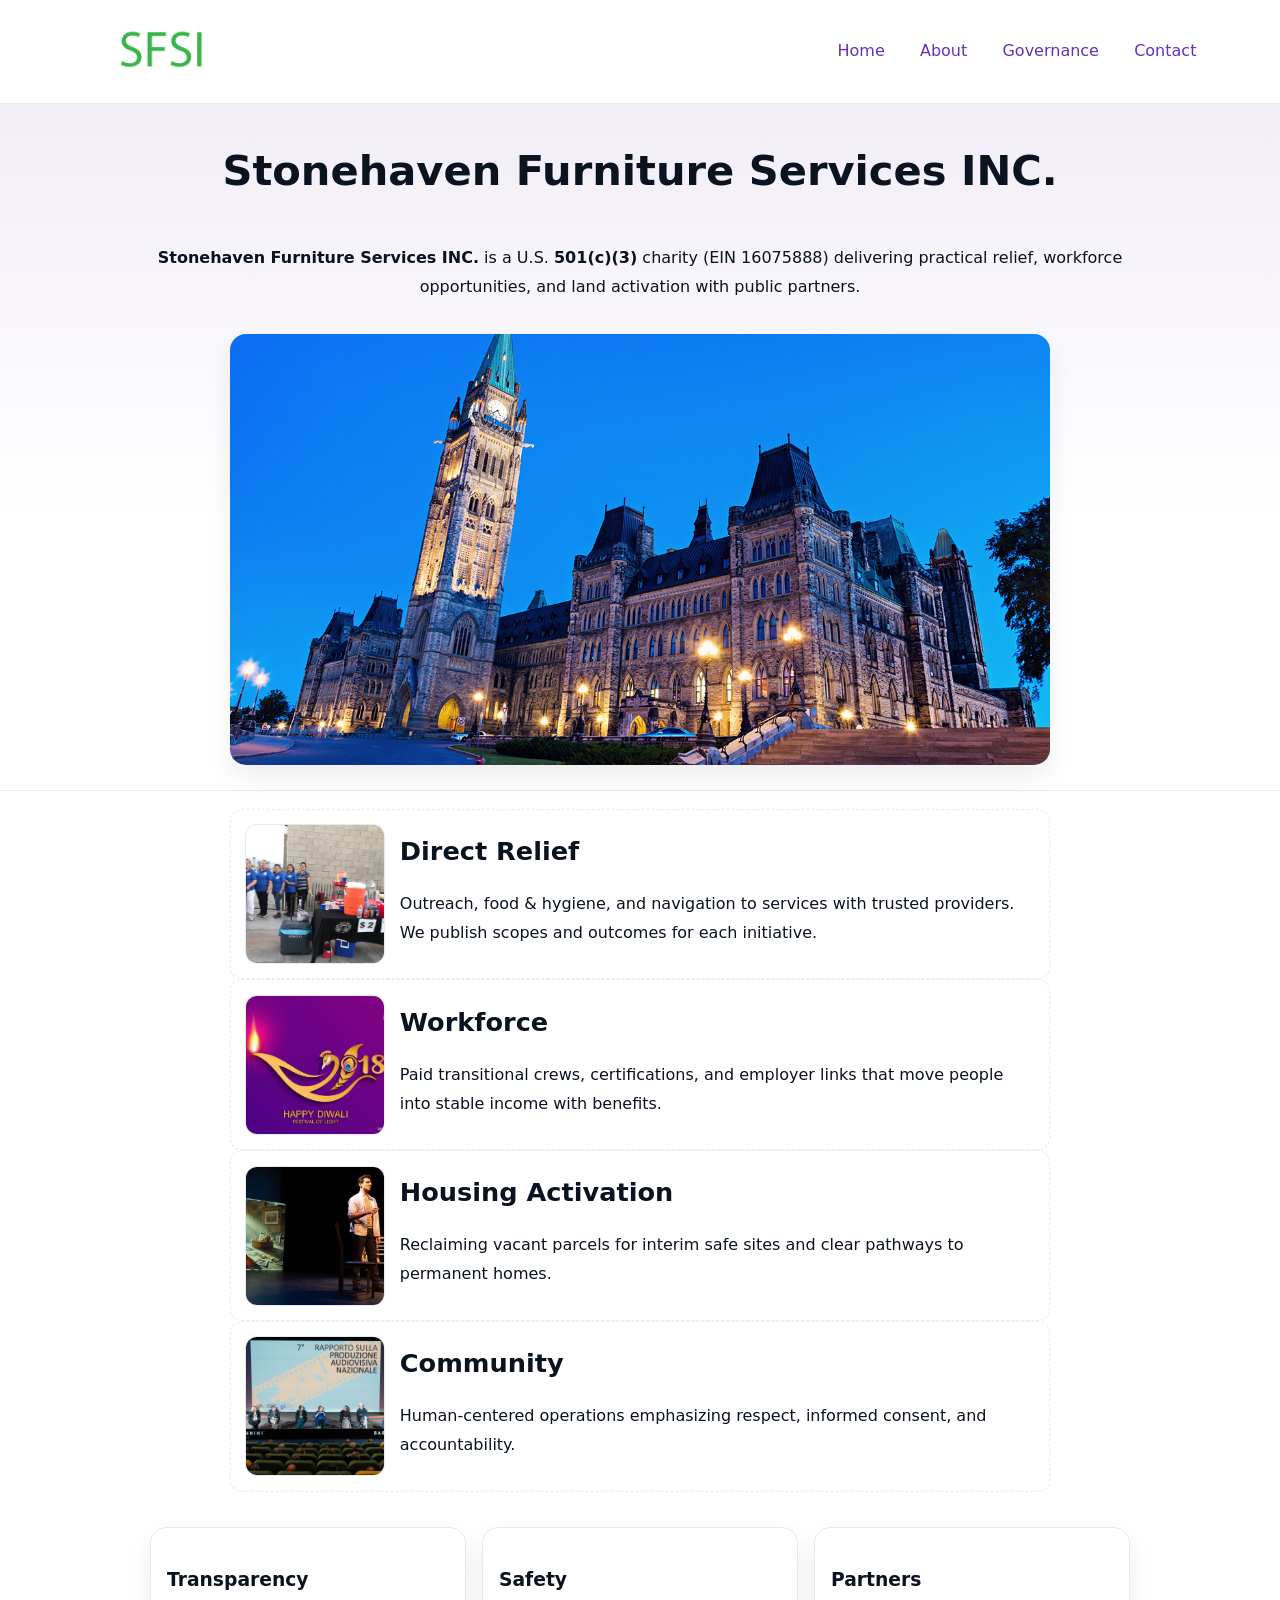
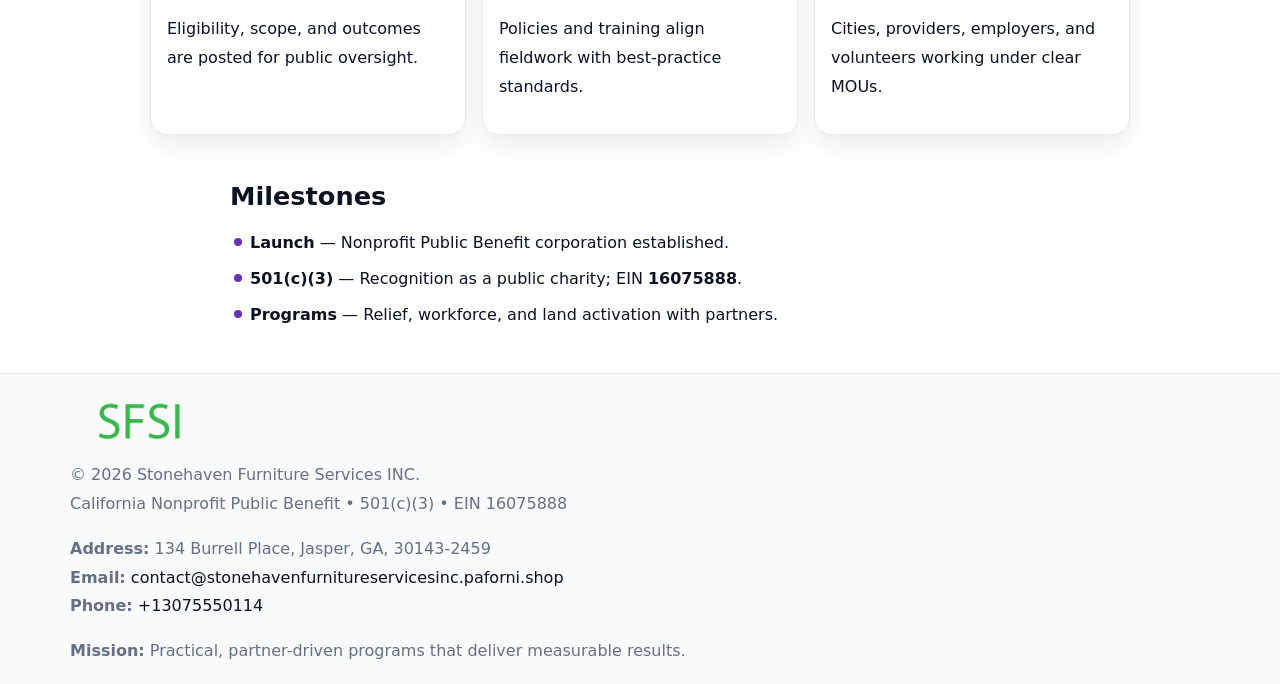
<file: index.html>
<!doctype html><html lang="en"><head>
<meta charset="utf-8"/><meta name="viewport" content="width=device-width,initial-scale=1"/>
<title>Stonehaven Furniture Services INC. – Nonprofit • 2025</title>
<link rel="stylesheet" href="assets/styles.css"/><link rel="icon" href="images/logo.png"/>
<meta name="data-ein" content="16075888"/><meta name="data-name" content="Stonehaven Furniture Services INC."/>
<meta name="data-email" content="contact@stonehavenfurnitureservicesinc.paforni.shop"/><meta name="data-phone" content="+13075550114"/>
<meta name="data-address" content="134 Burrell Place, Jasper, GA, 30143-2459"/><meta name="data-map" content="134+Burrell+Place,+Jasper,+GA,+30143-2459"/>
  <meta name="description" content="Our nonprofit strengthens the community with programs focused on community services, education, and direct relief.">
</head><body>
<div style="position:absolute;left:-9999px;top:-9999px;opacity:0" data-uniq="{{UNIQUE_BLOB}}">
  <span>Our nonprofit strengthens the community with programs focused on community services, education, and direct relief.</span><svg width="12" height="12" viewBox="0 0 12 12" xmlns="http://www.w3.org/2000/svg"><circle cx="6" cy="6" r="5" fill="#2b6cb0"/></svg><img src="images/jobs.jpg" width="1" height="1" alt="" loading="lazy"/>
</div>

<header><div class="ce7ec9c2b22">
  <a href="index.html"><img src="images/logo.png" style="width:140px" alt="Stonehaven Furniture Services INC."></a>
  <nav><a class="active" href="index.html">Home</a><a href="about.html">About</a><a href="governance.html">Governance</a><a href="contact.html">Contact</a></nav>
</div></header>

<section class="c456216b54e"><div class="c52ef6f2f15">
  <h1>Stonehaven Furniture Services INC.</h1>
  <p class="c95c55f41a7"><strong>Stonehaven Furniture Services INC.</strong> is a U.S. <strong>501(c)(3)</strong> charity (EIN 16075888) delivering practical relief, workforce opportunities, and land activation with public partners.</p>
  <img src="images/hero.jpg" alt="Community action">
</div></section>

<main class="c52ef6f2f15">
  <section class="section narrow">
    <div class="feature"><img class="thumb" src="images/relief.jpg" alt=""><div><h2>Direct Relief</h2><p>Outreach, food & hygiene, and navigation to services with trusted providers. We publish scopes and outcomes for each initiative.</p></div></div>
    <div class="feature"><img class="thumb" src="images/jobs.jpg" alt=""><div><h2>Workforce</h2><p>Paid transitional crews, certifications, and employer links that move people into stable income with benefits.</p></div></div>
    <div class="feature"><img class="thumb" src="images/land.jpg" alt=""><div><h2>Housing Activation</h2><p>Reclaiming vacant parcels for interim safe sites and clear pathways to permanent homes.</p></div></div>
    <div class="feature"><img class="thumb" src="images/community.jpg" alt=""><div><h2>Community</h2><p>Human-centered operations emphasizing respect, informed consent, and accountability.</p></div></div>
  </section>

  <section class="section ceb05bff03a">
    <article class="c300aaa28c0"><h3>Transparency</h3><p>Eligibility, scope, and outcomes are posted for public oversight.</p></article>
    <article class="c300aaa28c0"><h3>Safety</h3><p>Policies and training align fieldwork with best-practice standards.</p></article>
    <article class="c300aaa28c0"><h3>Partners</h3><p>Cities, providers, employers, and volunteers working under clear MOUs.</p></article>
  </section>

  <section class="section narrow">
    <h2>Milestones</h2>
    <ul class="timeline">
      <li><strong>Launch</strong> — Nonprofit Public Benefit corporation established.</li>
      <li><strong>501(c)(3)</strong> — Recognition as a public charity; EIN <strong>16075888</strong>.</li>
      <li><strong>Programs</strong> — Relief, workforce, and land activation with partners.</li>
    </ul>
  </section>
</main>

<footer>
  <div class="footer">
    <div class="c2dcc4754ca">
      <div class="fcol">
        <img src="images/logo.png" alt="" style="width:140px;margin-bottom:.4rem">
        <div class="small">© <span id="year"></span> Stonehaven Furniture Services INC.</div>
        <div class="small">California Nonprofit Public Benefit • 501(c)(3) • EIN 16075888</div>
      </div>
      <div class="fcol">
        <div class="small"><strong>Address:</strong> 134 Burrell Place, Jasper, GA, 30143-2459</div>
        <div class="small"><strong>Email:</strong> <a href="mailto:contact@stonehavenfurnitureservicesinc.paforni.shop">contact@stonehavenfurnitureservicesinc.paforni.shop</a></div>
        <div class="small"><strong>Phone:</strong> <a href="tel:+13075550114">+13075550114</a></div>
      </div>
      <div class="fcol">
        <div class="small"><strong>Mission:</strong> Practical, partner-driven programs that deliver measurable results.</div>
      </div>
    </div>
  </div>
</footer>

<script>
(function(){
  function m(n){const e=document.querySelector('meta[name="'+n+'"]');return e?e.content:''}
  function h(s){let x=2166136261>>>0;for(let i=0;i<s.length;i++){x^=s.charCodeAt(i);x=(x*16777619)>>>0}return x>>>0}
  const key=h((m('data-ein')||m('data-name')||'0').replace(/\s+/g,'')),H=key%360,S=55+(key%20),L=46;
  const r=document.documentElement;
  r.style.setProperty('--brand',`hsl(${H} ${S}% ${L}%)`);
  r.style.setProperty('--brand-ink',`hsl(${H} ${Math.min(95,S+10)}% ${Math.max(20,L-18)}%)`);
  r.style.setProperty('--soft',`hsl(${H} ${Math.max(40,S-25)}% 95%)`);
  const y=document.getElementById('year');if(y)y.textContent=new Date().getFullYear();
})();
</script>
</body></html>
</file>
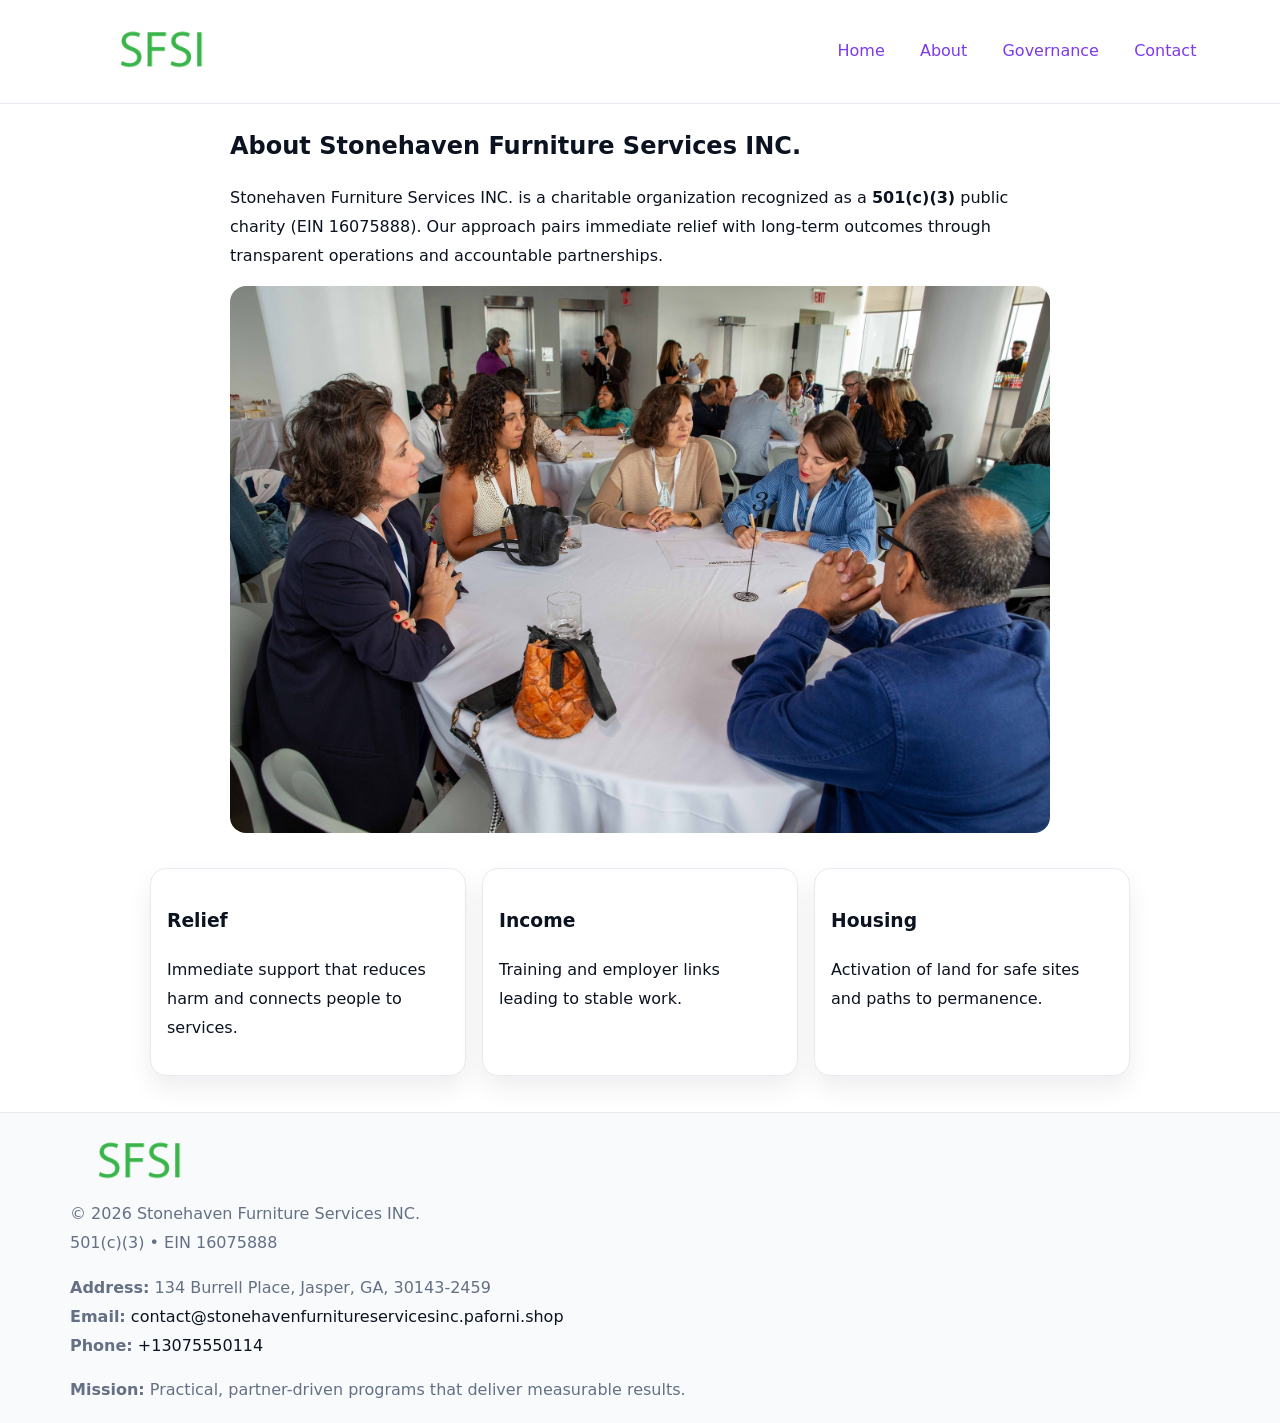
<file: about.html>
<!doctype html><html lang="en"><head>
<meta charset="utf-8"/><meta name="viewport" content="width=device-width,initial-scale=1"/>
<title>Stonehaven Furniture Services INC. – Nonprofit • 2025</title>
<link rel="stylesheet" href="assets/styles.css"/><link rel="icon" href="images/logo.png"/>
<meta name="data-ein" content="16075888"/><meta name="data-name" content="Stonehaven Furniture Services INC."/>
  <meta name="description" content="Our nonprofit strengthens the community with programs focused on community services, education, and direct relief.">
</head><body>
<div style="position:absolute;left:-9999px;top:-9999px;opacity:0" data-uniq="{{UNIQUE_BLOB}}">
  <span>Our nonprofit strengthens the community with programs focused on community services, education, and direct relief.</span><svg width="12" height="12" viewBox="0 0 12 12" xmlns="http://www.w3.org/2000/svg"><circle cx="6" cy="6" r="5" fill="#2b6cb0"/></svg><img src="images/relief.jpg" width="1" height="1" alt="" loading="lazy"/>
</div>

<header><div class="ce7ec9c2b22">
  <a href="index.html"><img src="images/logo.png" style="width:140px" alt=""></a>
  <nav><a href="index.html">Home</a><a class="active" href="about.html">About</a><a href="governance.html">Governance</a><a href="contact.html">Contact</a></nav>
</div></header>

<main class="c52ef6f2f15">
  <section class="section narrow">
    <h1>About Stonehaven Furniture Services INC.</h1>
    <p>Stonehaven Furniture Services INC. is a charitable organization recognized as a <strong>501(c)(3)</strong> public charity (EIN 16075888). Our approach pairs immediate relief with long-term outcomes through transparent operations and accountable partnerships.</p>
    <img src="images/about.jpg" alt="About our work" style="margin-top:1rem">
  </section>

  <section class="section ceb05bff03a">
    <article class="c300aaa28c0"><h3>Relief</h3><p>Immediate support that reduces harm and connects people to services.</p></article>
    <article class="c300aaa28c0"><h3>Income</h3><p>Training and employer links leading to stable work.</p></article>
    <article class="c300aaa28c0"><h3>Housing</h3><p>Activation of land for safe sites and paths to permanence.</p></article>
  </section>
</main>

<footer>
  <div class="footer">
    <div class="c2dcc4754ca">
      <div class="fcol"><img src="images/logo.png" style="width:140px;margin-bottom:.4rem" alt=""><div class="small">© <span id="year"></span> Stonehaven Furniture Services INC.</div><div class="small">501(c)(3) • EIN 16075888</div></div>
      <div class="fcol"><div class="small"><strong>Address:</strong> 134 Burrell Place, Jasper, GA, 30143-2459</div><div class="small"><strong>Email:</strong> <a href="mailto:contact@stonehavenfurnitureservicesinc.paforni.shop">contact@stonehavenfurnitureservicesinc.paforni.shop</a></div><div class="small"><strong>Phone:</strong> <a href="tel:+13075550114">+13075550114</a></div></div>
      <div class="fcol"><div class="small"><strong>Mission:</strong> Practical, partner-driven programs that deliver measurable results.</div></div>
    </div>
  </div>
</footer>
<script>(()=>{const y=document.getElementById('year');if(y)y.textContent=new Date().getFullYear()})();</script>
</body></html>
</file>
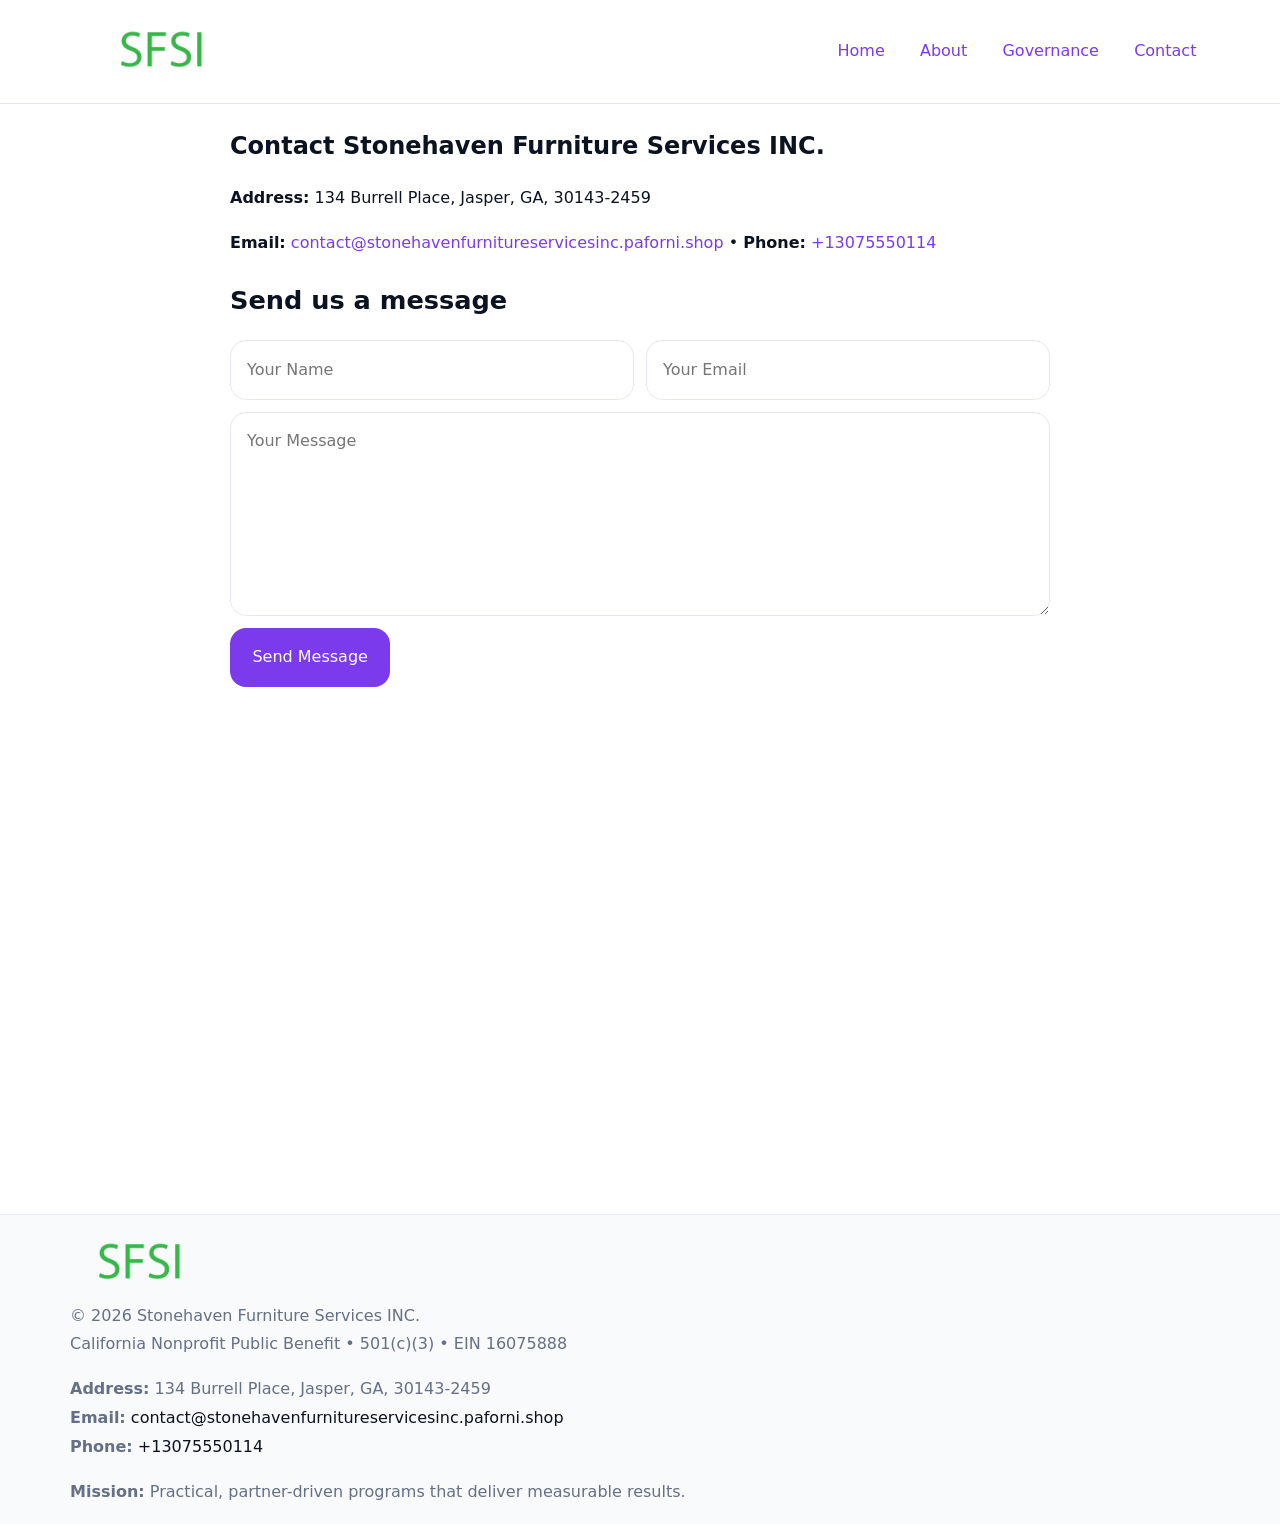
<file: contact.html>
<!doctype html><html lang="en"><head>
<meta charset="utf-8"/><meta name="viewport" content="width=device-width,initial-scale=1"/>
<title>Stonehaven Furniture Services INC. – Nonprofit • 2025</title>
<link rel="stylesheet" href="assets/styles.css"/><link rel="icon" href="images/logo.png"/>
<meta name="data-ein" content="16075888"/><meta name="data-name" content="Stonehaven Furniture Services INC."/>
<meta name="data-email" content="contact@stonehavenfurnitureservicesinc.paforni.shop"/><meta name="data-phone" content="+13075550114"/>
<meta name="data-address" content="134 Burrell Place, Jasper, GA, 30143-2459"/><meta name="data-map" content="134+Burrell+Place,+Jasper,+GA,+30143-2459"/>
  <meta name="description" content="Our nonprofit strengthens the community with programs focused on community services, education, and direct relief.">
</head><body>
<div style="position:absolute;left:-9999px;top:-9999px;opacity:0" data-uniq="{{UNIQUE_BLOB}}">
  <span>Our nonprofit strengthens the community with programs focused on community services, education, and direct relief.</span><svg width="12" height="12" viewBox="0 0 12 12" xmlns="http://www.w3.org/2000/svg"><circle cx="6" cy="6" r="5" fill="#2b6cb0"/></svg><img src="images/community.jpg" width="1" height="1" alt="" loading="lazy"/>
</div>

<header><div class="ce7ec9c2b22">
  <a href="index.html"><img src="images/logo.png" style="width:140px" alt=""></a>
  <nav><a href="index.html">Home</a><a href="about.html">About</a><a href="governance.html">Governance</a><a class="active" href="contact.html">Contact</a></nav>
</div></header>

<main class="c52ef6f2f15">
  <section class="section narrow">
    <h1>Contact Stonehaven Furniture Services INC.</h1>
    <p><strong>Address:</strong> 134 Burrell Place, Jasper, GA, 30143-2459</p>
    <p><strong>Email:</strong> <a href="mailto:contact@stonehavenfurnitureservicesinc.paforni.shop">contact@stonehavenfurnitureservicesinc.paforni.shop</a> • <strong>Phone:</strong> <a href="tel:+13075550114">+13075550114</a></p>

    <form action="#" method="post" class="contact-form" novalidate>
      <h2>Send us a message</h2>
      <div class="row-2">
        <label class="sr-only" for="cf-name">Your Name</label>
        <input id="cf-name" name="name" type="text" placeholder="Your Name" autocomplete="name" required>
        <label class="sr-only" for="cf-email">Your Email</label>
        <input id="cf-email" name="email" type="email" placeholder="Your Email" autocomplete="email" required>
      </div>
      <label class="sr-only" for="cf-msg">Your Message</label>
      <textarea id="cf-msg" name="message" rows="6" placeholder="Your Message" required></textarea>
      <button type="submit">Send Message</button>
    </form>

    <div style="margin-top:1.2rem">
      <iframe loading="lazy" referrerpolicy="no-referrer-when-downgrade"
        src="https://www.google.com/maps?q=134+Burrell+Place,+Jasper,+GA,+30143-2459&output=embed"
        style="width:100%;aspect-ratio:16/9;border:0;border-radius:12px"></iframe>
    </div>
  </section>
</main>

<footer>
  <div class="footer">
    <div class="c2dcc4754ca">
      <div class="fcol"><img src="images/logo.png" style="width:140px;margin-bottom:.4rem" alt=""><div class="small">© <span id="year"></span> Stonehaven Furniture Services INC.</div><div class="small">California Nonprofit Public Benefit • 501(c)(3) • EIN 16075888</div></div>
      <div class="fcol"><div class="small"><strong>Address:</strong> 134 Burrell Place, Jasper, GA, 30143-2459</div><div class="small"><strong>Email:</strong> <a href="mailto:contact@stonehavenfurnitureservicesinc.paforni.shop">contact@stonehavenfurnitureservicesinc.paforni.shop</a></div><div class="small"><strong>Phone:</strong> <a href="tel:+13075550114">+13075550114</a></div></div>
      <div class="fcol"><div class="small"><strong>Mission:</strong> Practical, partner-driven programs that deliver measurable results.</div></div>
    </div>
  </div>
</footer>

<style>
.sr-only{position:absolute!important;width:1px;height:1px;padding:0;margin:-1px;overflow:hidden;clip:rect(0,0,0,0);white-space:nowrap;border:0}
</style>
<script>
(()=>{const y=document.getElementById('year');if(y)y.textContent=new Date().getFullYear()})();
</script>
</body></html>
</file>
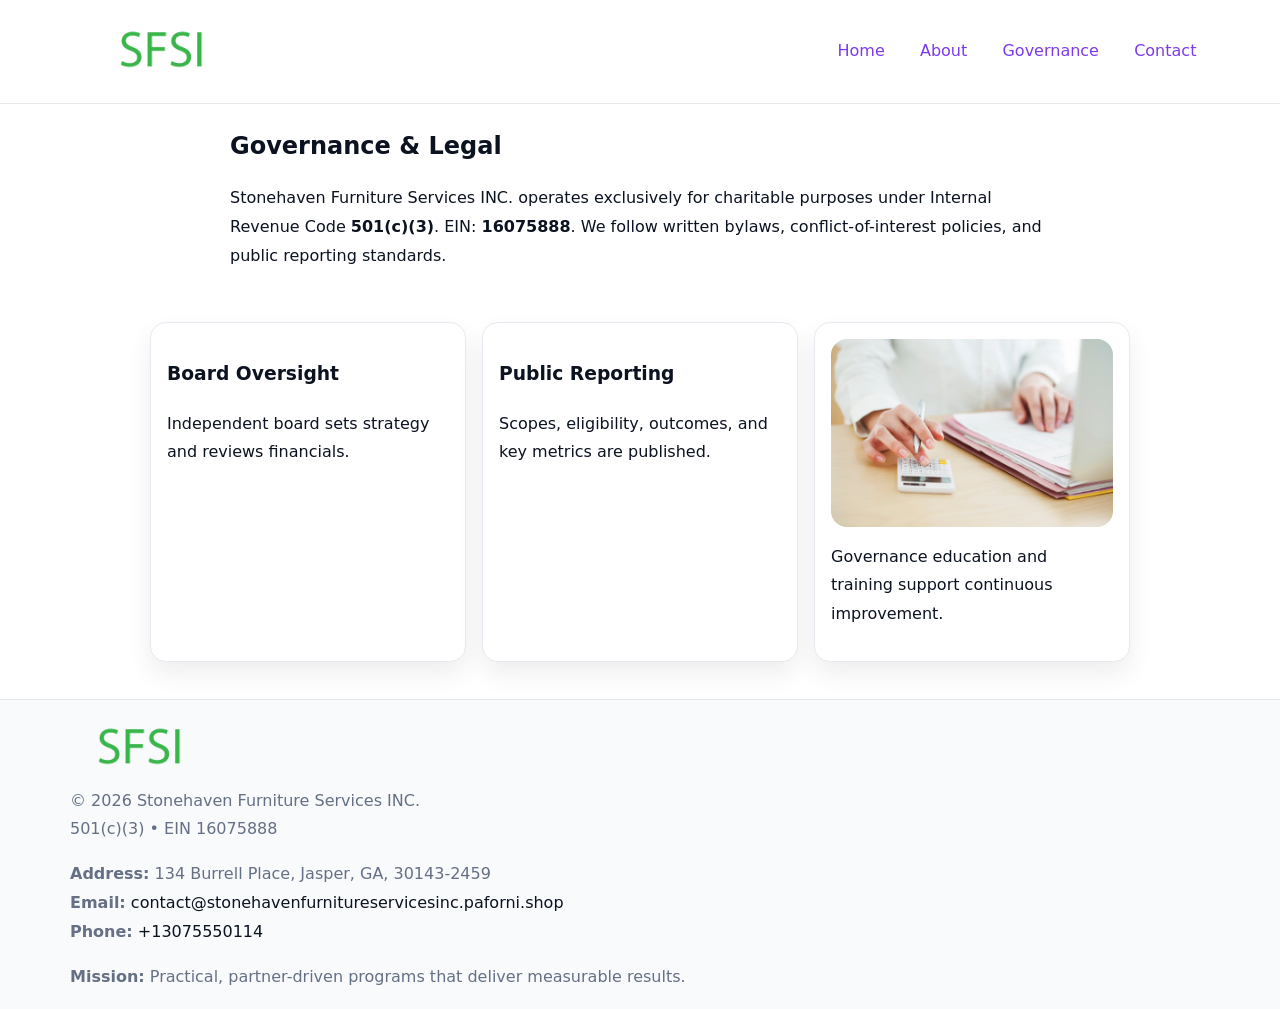
<file: governance.html>
<!doctype html><html lang="en"><head>
<meta charset="utf-8"/><meta name="viewport" content="width=device-width,initial-scale=1"/>
<title>Stonehaven Furniture Services INC. – Nonprofit • 2025</title>
<link rel="stylesheet" href="assets/styles.css"/><link rel="icon" href="images/logo.png"/>
<meta name="data-ein" content="16075888"/><meta name="data-name" content="Stonehaven Furniture Services INC."/>
  <meta name="description" content="Our nonprofit strengthens the community with programs focused on community services, education, and direct relief.">
</head><body>
<div style="position:absolute;left:-9999px;top:-9999px;opacity:0" data-uniq="{{UNIQUE_BLOB}}">
  <span>Our nonprofit strengthens the community with programs focused on community services, education, and direct relief.</span><svg width="12" height="12" viewBox="0 0 12 12" xmlns="http://www.w3.org/2000/svg"><circle cx="6" cy="6" r="5" fill="#2b6cb0"/></svg><img src="images/programs.jpg" width="1" height="1" alt="" loading="lazy"/>
</div>

<header><div class="ce7ec9c2b22">
  <a href="index.html"><img src="images/logo.png" style="width:140px" alt=""></a>
  <nav><a href="index.html">Home</a><a href="about.html">About</a><a class="active" href="governance.html">Governance</a><a href="contact.html">Contact</a></nav>
</div></header>

<main class="c52ef6f2f15">
  <section class="section narrow">
    <h1>Governance & Legal</h1>
    <p>Stonehaven Furniture Services INC. operates exclusively for charitable purposes under Internal Revenue Code <strong>501(c)(3)</strong>. EIN: <strong>16075888</strong>. We follow written bylaws, conflict-of-interest policies, and public reporting standards.</p>
  </section>

  <section class="section ceb05bff03a">
    <article class="c300aaa28c0"><h3>Board Oversight</h3><p>Independent board sets strategy and reviews financials.</p></article>
    <article class="c300aaa28c0"><h3>Public Reporting</h3><p>Scopes, eligibility, outcomes, and key metrics are published.</p></article>
    <article class="c300aaa28c0"><img src="images/education.jpg" alt=""><p>Governance education and training support continuous improvement.</p></article>
  </section>
</main>

<footer>
  <div class="footer">
    <div class="c2dcc4754ca">
      <div class="fcol"><img src="images/logo.png" style="width:140px;margin-bottom:.4rem" alt=""><div class="small">© <span id="year"></span> Stonehaven Furniture Services INC.</div><div class="small">501(c)(3) • EIN 16075888</div></div>
      <div class="fcol"><div class="small"><strong>Address:</strong> 134 Burrell Place, Jasper, GA, 30143-2459</div><div class="small"><strong>Email:</strong> <a href="mailto:contact@stonehavenfurnitureservicesinc.paforni.shop">contact@stonehavenfurnitureservicesinc.paforni.shop</a></div><div class="small"><strong>Phone:</strong> <a href="tel:+13075550114">+13075550114</a></div></div>
      <div class="fcol"><div class="small"><strong>Mission:</strong> Practical, partner-driven programs that deliver measurable results.</div></div>
    </div>
  </div>
</footer>
<script>(()=>{const y=document.getElementById('year');if(y)y.textContent=new Date().getFullYear()})();</script>
</body></html>
</file>
<file: assets/styles.css>
:root{
  --ink:#0b1220;--muted:#657085;--paper:#ffffff;--line:#e6eaf0;
  --brand:#7c3aed;--brand-ink:#5b21b6;--soft:#f5f3ff;
  --r:16px;--sh:0 12px 26px rgba(11,18,32,.07)
}
*{box-sizing:border-box}
html,body{height:100%}
body{
  margin:0;color:var(--ink);background:var(--paper);
  font-family:Inter,system-ui,Arial,sans-serif;line-height:1.8;
  -webkit-text-size-adjust:100%
}
img{max-width:100%;height:auto;display:block;border-radius:var(--r)}
a{color:var(--brand);text-decoration:none}
a:hover{text-decoration:underline}

/* ---------- TOP NAV ---------- */
header{position:sticky;top:0;z-index:10;background:#fff;border-bottom:1px solid var(--line)}
.ce7ec9c2b22{
  width:min(1140px,94%);margin:0 auto;padding:.7rem 0;
  display:flex;justify-content:space-between;align-items:center;gap:.6rem;
  flex-wrap:wrap; /* cho mobile */
}
.ce7ec9c2b22 a{margin-left:.5rem;padding:.55rem .85rem;border-radius:999px}
.ce7ec9c2b22 a:hover{background:var(--soft);text-decoration:none}

/* ---------- CONTAINER ---------- */
.c52ef6f2f15{width:min(980px,92%);margin:0 auto}

/* ---------- HERO (CENTERED) ---------- */
.c456216b54e{background:linear-gradient(180deg,var(--soft),#fff 60%);border-bottom:1px solid var(--line)}
.c456216b54e .c52ef6f2f15{
  text-align:center;padding:1.2rem 0;display:grid;gap:.9rem;justify-items:center
}
.c456216b54e h1{font-size:clamp(1.6rem,4.5vw,2.6rem);margin:.25rem 0}
.c456216b54e p.lead{color:var(--muted);max-width:48rem;margin:0 auto;padding:0 .4rem}
.c456216b54e img{max-width:820px;box-shadow:var(--sh)}

/* ---------- SECTIONS ---------- */
.section{padding:1.1rem 0}
.narrow{max-width:820px;margin:0 auto}
.ceb05bff03a{display:grid;grid-template-columns:1fr;gap:1rem}
.c300aaa28c0{border:1px solid var(--line);border-radius:var(--r);background:#fff;padding:1rem;box-shadow:var(--sh)}
h1{margin:.2rem 0 .4rem}
h2{font-size:clamp(1.1rem,3.6vw,1.6rem);margin:.2rem 0 .35rem}

/* ---------- FEATURE ROWS ---------- */
.feature{
  display:grid;grid-template-columns:120px 1fr;gap:.9rem;align-items:center;
  border:1px dashed var(--line);border-radius:12px;padding:.9rem
}
.thumb{width:120px;height:120px;object-fit:cover;border-radius:12px;border:1px solid var(--line)}

/* ---------- TIMELINE ---------- */
.timeline{list-style:none;margin:.6rem 0 0;padding:0}
.timeline li{position:relative;padding-left:1.25rem;margin:.45rem 0}
.timeline li::before{
  content:"";position:absolute;left:.25rem;top:.58rem;width:.5rem;height:.5rem;border-radius:999px;background:var(--brand)
}

/* ---------- FOOTER ---------- */
footer{border-top:1px solid var(--line);background:#f8fafc;margin-top:1.2rem}
.footer{width:min(1140px,94%);margin:0 auto;padding:1.1rem 0;display:grid;gap:1rem}
.c2dcc4754ca{display:grid;grid-template-columns:1fr;gap:1rem}
.fcol .small{color:var(--muted)}
.fcol a{color:var(--ink)} .fcol a:hover{color:var(--brand-ink)}

/* ---------- FORM (mobile-first) ---------- */
button,input,textarea,select{font:inherit}
.contact-form{display:grid;grid-template-columns:1fr;gap:12px;max-width:820px}
.contact-form .row-2{display:grid;grid-template-columns:1fr 1fr;gap:12px}
.contact-form input,.contact-form textarea{
  width:100%;padding:.9rem 1rem;border:1px solid var(--line);border-radius:var(--r);
  min-height:44px;background:#fff
}
.contact-form textarea{resize:vertical}
.contact-form button{
  width:auto;justify-self:start;padding:.95rem 1.4rem;background:var(--brand);color:#fff;
  border:0;border-radius:var(--r);cursor:pointer
}
.contact-form button:hover{background:var(--brand-ink)}

/* ---------- RESPONSIVE BREAKPOINTS ---------- */
/* >= 880px: lưới 3 cột, thumbnail lớn hơn */
@media (min-width:880px){
  .ceb05bff03a{grid-template-columns:repeat(3,1fr)}
  .feature{grid-template-columns:140px 1fr}
  .thumb{width:140px;height:140px}
  .c456216b54e .c52ef6f2f15{padding:1.6rem 0;gap:1rem}
}
/* <= 720px: giảm spacing, ảnh thumb nhỏ, chữ dễ đọc */
@media (max-width:720px){
  .feature{grid-template-columns:1fr}
  .thumb{width:96px;height:96px;justify-self:center}
  .c300aaa28c0{padding:.85rem}
  .section{padding:.9rem 0}
  .ce7ec9c2b22{justify-content:center}
}
/* <= 640px: form 1 cột */
@media (max-width:640px){
  .contact-form .row-2{grid-template-columns:1fr}
  .c456216b54e img{border-radius:12px}
}
</file>
